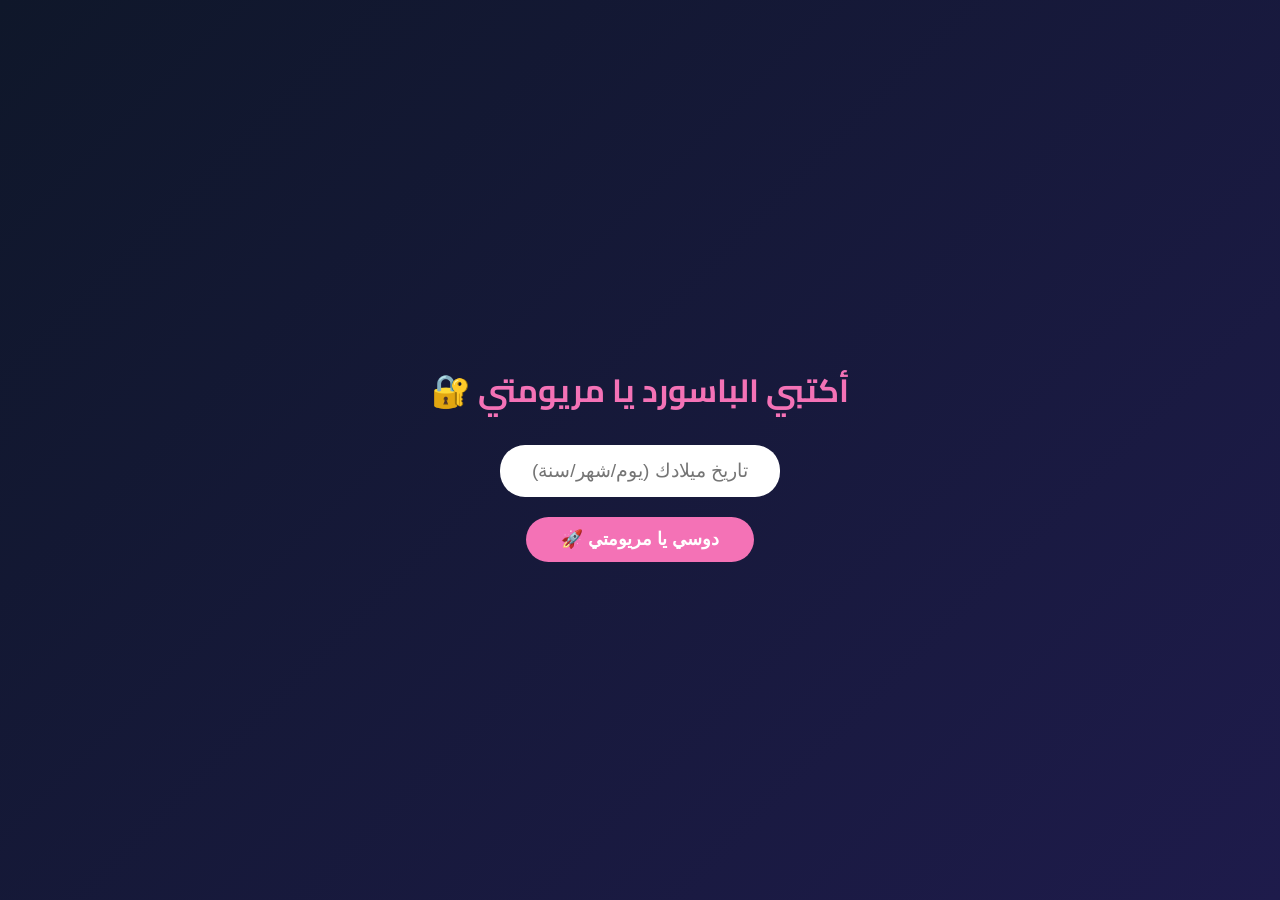
<file: index.html>
<!DOCTYPE html>
<html lang="ar" dir="rtl">
<head>
    <meta charset="UTF-8">
    <meta name="viewport" content="width=device-width, initial-scale=1.0">
    <title>أسرار مريومتي 🔐</title>
    <link href="https://fonts.googleapis.com/css2?family=Cairo:wght@400;700&display=swap" rel="stylesheet">
    <style>
        body, html { 
            margin: 0; 
            padding: 0; 
            height: 100%; 
            overflow: hidden; 
            font-family: 'Cairo', sans-serif; 
            background: #0f172a; 
        }
        
        #login-screen { 
            position: fixed; 
            top: 0; 
            left: 0; 
            width: 100%; 
            height: 100%; 
            display: flex; 
            flex-direction: column; 
            justify-content: center; 
            align-items: center; 
            z-index: 99999; 
            background: linear-gradient(135deg, #0f172a 0%, #1e1b4b 100%); 
        }
        
        input { 
            padding: 15px; 
            border-radius: 25px; 
            border: none; 
            width: 250px; 
            text-align: center; 
            font-size: 1.2em; 
            margin-bottom: 20px; 
            outline: none;
        }
        
        button { 
            padding: 12px 35px; 
            border-radius: 25px; 
            border: none; 
            background: #f472b6; 
            color: white; 
            font-weight: bold; 
            font-size: 1.1em; 
            cursor: pointer; 
            transition: transform 0.2s;
        }
        button:hover { transform: scale(1.05); }

        #main-frame { 
            width: 100%; 
            height: 100%; 
            border: none; 
            display: none; 
        }
    </style>
</head>
<body>

    <audio id="bg-music" loop>
        <source src="song.mp3" type="audio/mpeg">
    </audio>

    <div id="login-screen">
        <h1 style="color: #f472b6; margin-bottom: 25px;">أكتبي الباسورد يا مريومتي 🔐</h1>
        <input type="text" id="passInput" placeholder="تاريخ ميلادك (يوم/شهر/سنة)">
        <button onclick="checkPass()">دوسي يا مريومتي 🚀</button>
        <p id="errorMsg" style="color: #fb7185; display: none; margin-top: 15px;">الباسورد غلط يابت! حاولي تاني 🙊</p>
    </div>

    <iframe id="main-frame" src="start.html" name="contentFrame"></iframe>

    <script>
        function checkPass() {
            var pass = document.getElementById('passInput').value.trim();
            
            if(pass === "20/8/2006") { 
                var music = document.getElementById('bg-music');
                music.play().catch(function(error) {
                    console.log("Audio play error:", error);
                });
                
                document.getElementById('login-screen').style.display = 'none';
                document.getElementById('main-frame').style.display = 'block';
            } else {
                document.getElementById('errorMsg').style.display = 'block';
            }
        }
    </script>

</body>
</html>
</file>
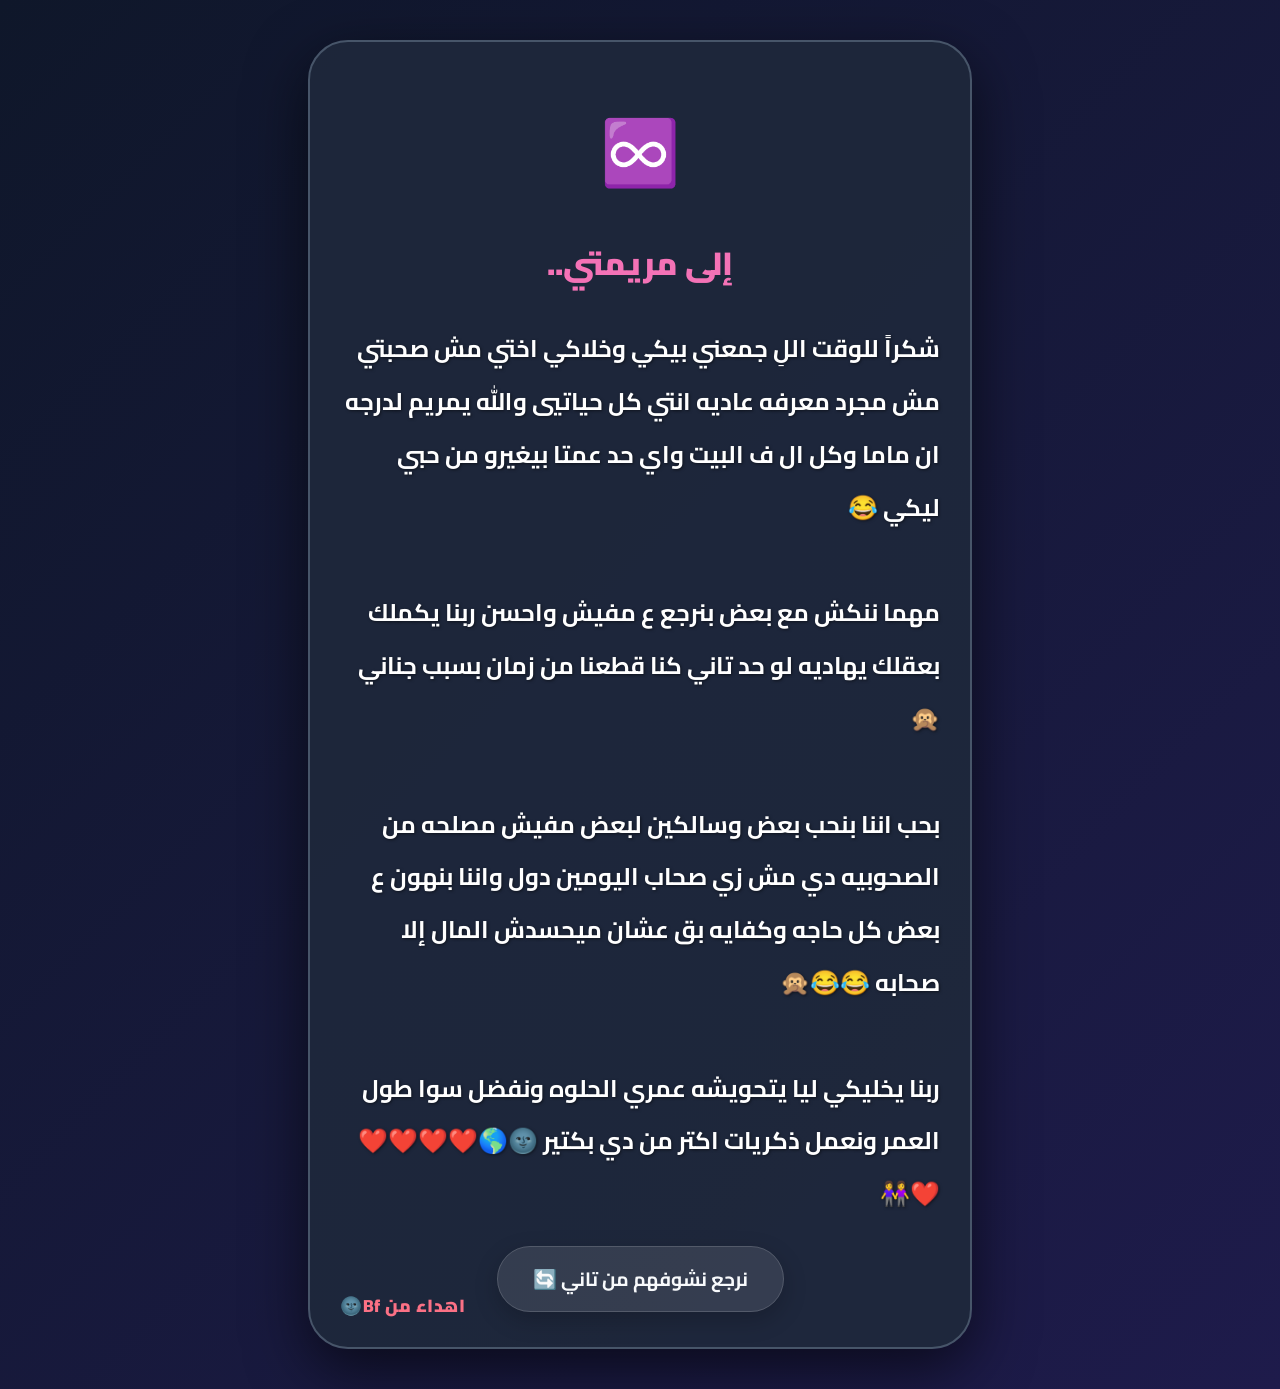
<file: ending.html>
<!DOCTYPE html>
<html lang="ar" dir="rtl">
<head>
    <meta charset="UTF-8">
    <meta name="viewport" content="width=device-width, initial-scale=1.0">
    <title>الختام - ذكرياتنا</title>
    <link href="https://fonts.googleapis.com/css2?family=Cairo:wght@400;700;900&display=swap" rel="stylesheet">
    <link rel="stylesheet" href="style.css">
    <style>
        .ending-card {
            background: rgba(30, 41, 59, 0.9); /* خلفية أغمق وأوضح */
            border: 2px solid #475569; /* إطار خفيف يحدد الكارت */
            padding: 50px 30px;
            border-radius: 40px;
            text-align: center;
            max-width: 600px;
            margin: 20px auto;
            box-shadow: 0 20px 60px rgba(0,0,0,0.6);
            position: relative;
        }
        .ending-text {
            color: #ffffff; /* لون أبيض صريح للوضوح */
            font-size: 1.5em; /* كبرنا الخط */
            line-height: 2.2;
            text-align: right;
            margin-bottom: 40px;
            font-weight: 700; /* الخط بقى عريض */
            text-shadow: 1px 1px 3px rgba(0,0,0,0.5); /* إضافة ظل بسيط جداً للكلمات لزيادة الوضوح */
        }
        .signature {
            position: absolute;
            bottom: 25px;
            left: 30px;
            font-size: 1.1em;
            color: #fb7185; /* لون بينك فاتح عشان يبان */
            font-weight: 900;
        }
    </style>
</head>
<body class="welcome-body">

    <div class="ending-card">
        <div class="heart-icon" style="font-size: 4em; margin-bottom: 20px;">♾️</div>
        <h1 style="color: #f472b6; margin-bottom: 30px; font-weight: 900;">إلى مريمتي..</h1>
        
        <div class="ending-text">
            شكراً للوقت اللِ جمعني بيكي وخلاكي اختي مش صحبتي مش مجرد معرفه عاديه انتي كل حياتيي والله يمريم لدرجه ان ماما وكل ال ف البيت واي حد عمتا بيغيرو من حبي ليكي 😂 
            <br><br>
            مهما ننكش مع بعض بنرجع ع مفيش واحسن ربنا يكملك بعقلك يهاديه لو حد تاني كنا قطعنا من زمان بسبب جناني 🙊
            <br><br>
            بحب اننا بنحب بعض وسالكين لبعض مفيش مصلحه من الصحوبيه دي مش زي صحاب اليومين دول واننا بنهون ع بعض كل حاجه وكفايه بق عشان ميحسدش المال إلا صحابه 😂😂🙊
            <br><br>
            ربنا يخليكي ليا يتحويشه عمري الحلوه ونفضل سوا طول العمر ونعمل ذكريات اكتر من دي بكتير 🌚🌎❤️❤️❤️❤️❤️👭
        </div>
        
        <a href="start.html" class="btn btn-back" target="_self">نرجع نشوفهم من تاني 🔄</a>

        <!-- الإهداء في الكورنر -->
        <div class="signature">اهداء من Bf🌚</div>
    </div>

</body>
</html>
</file>
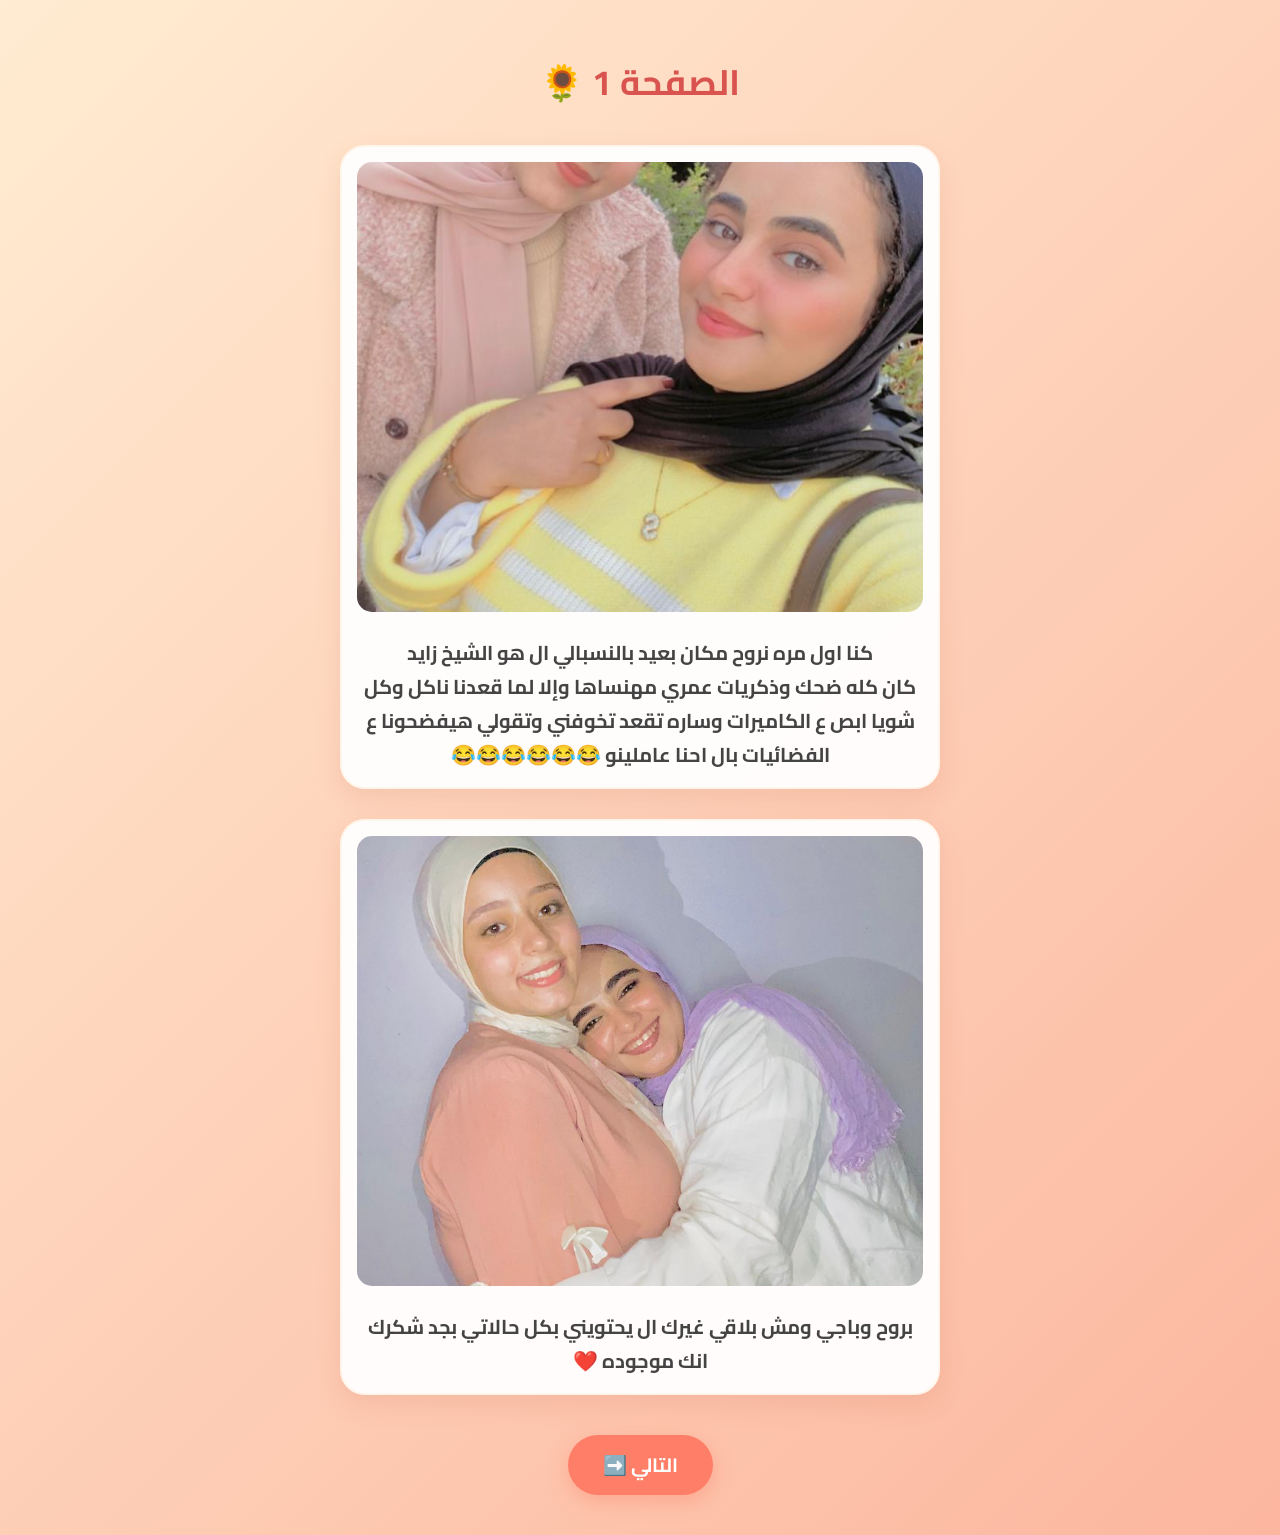
<file: page1.html>
<!DOCTYPE html>
<html lang="ar" dir="rtl">
<head>
    <meta charset="UTF-8">
    <meta name="viewport" content="width=device-width, initial-scale=1.0">
    <title>الصفحة 1 - ذكرياتنا</title>
    <link href="https://fonts.googleapis.com/css2?family=Cairo:wght@400;700&display=swap" rel="stylesheet">
    <style>
        body { font-family: 'Cairo', sans-serif; background: linear-gradient(135deg, #ffecd2 0%, #fcb69f 100%); margin: 0; padding: 20px; display: flex; flex-direction: column; align-items: center; min-height: 100vh; }
        h2 { color: #d9534f; margin-bottom: 30px; font-size: 2.2em; }
        .gallery { display: flex; flex-direction: column; gap: 30px; max-width: 600px; width: 100%; }
        .card { background: rgba(255, 255, 255, 0.95); padding: 15px; border-radius: 25px; box-shadow: 0 10px 25px rgba(200, 100, 80, 0.15); border: 2px solid #fff5eb; }
        .card img, .card video { width: 100%; border-radius: 15px; max-height: 450px; object-fit: cover; outline: none; }
        .caption { margin-top: 15px; font-size: 1.25em; text-align: center; color: #444; font-weight: bold; line-height: 1.7; }
        .buttons { display: flex; gap: 15px; margin-top: 40px; margin-bottom: 20px; }
        .btn { padding: 12px 35px; background-color: #ff7e67; color: white; text-decoration: none; border-radius: 30px; font-weight: bold; font-size: 1.2em; box-shadow: 0 6px 20px rgba(255, 126, 103, 0.4); transition: transform 0.3s ease, background 0.3s ease; }
        .btn:hover { background-color: #e66b55; transform: translateY(-4px); }
    </style>
</head>
<body>
    <h2>الصفحة 1 🌻</h2>
    <div class="gallery">
        <div class="card">
            <img src="IMG-20260811-WA0027.jpg" alt="صورة 1">
            <div class="caption">كنا اول مره نروح مكان بعيد بالنسبالي ال هو الشيخ زايد <br>كان كله ضحك وذكريات عمري مهنساها وإلا لما قعدنا ناكل وكل شويا ابص ع الكاميرات وساره تقعد تخوفني وتقولي هيفضحونا ع الفضائيات بال احنا عاملينو 😂😂😂😂😂😂</div>
        </div>
        <div class="card">
            <img src="IMG-20260811-WA0020.jpg" alt="صورة 2">
            <div class="caption">بروح وباجي ومش بلاقي غيرك ال يحتويني بكل حالاتي بجد شكرك انك موجوده ❤️</div>
        </div>
    </div>
    <div class="buttons">
        <a href="page2.html" class="btn">التالي ➡️</a>
    </div>
</body>
</html>
</file>
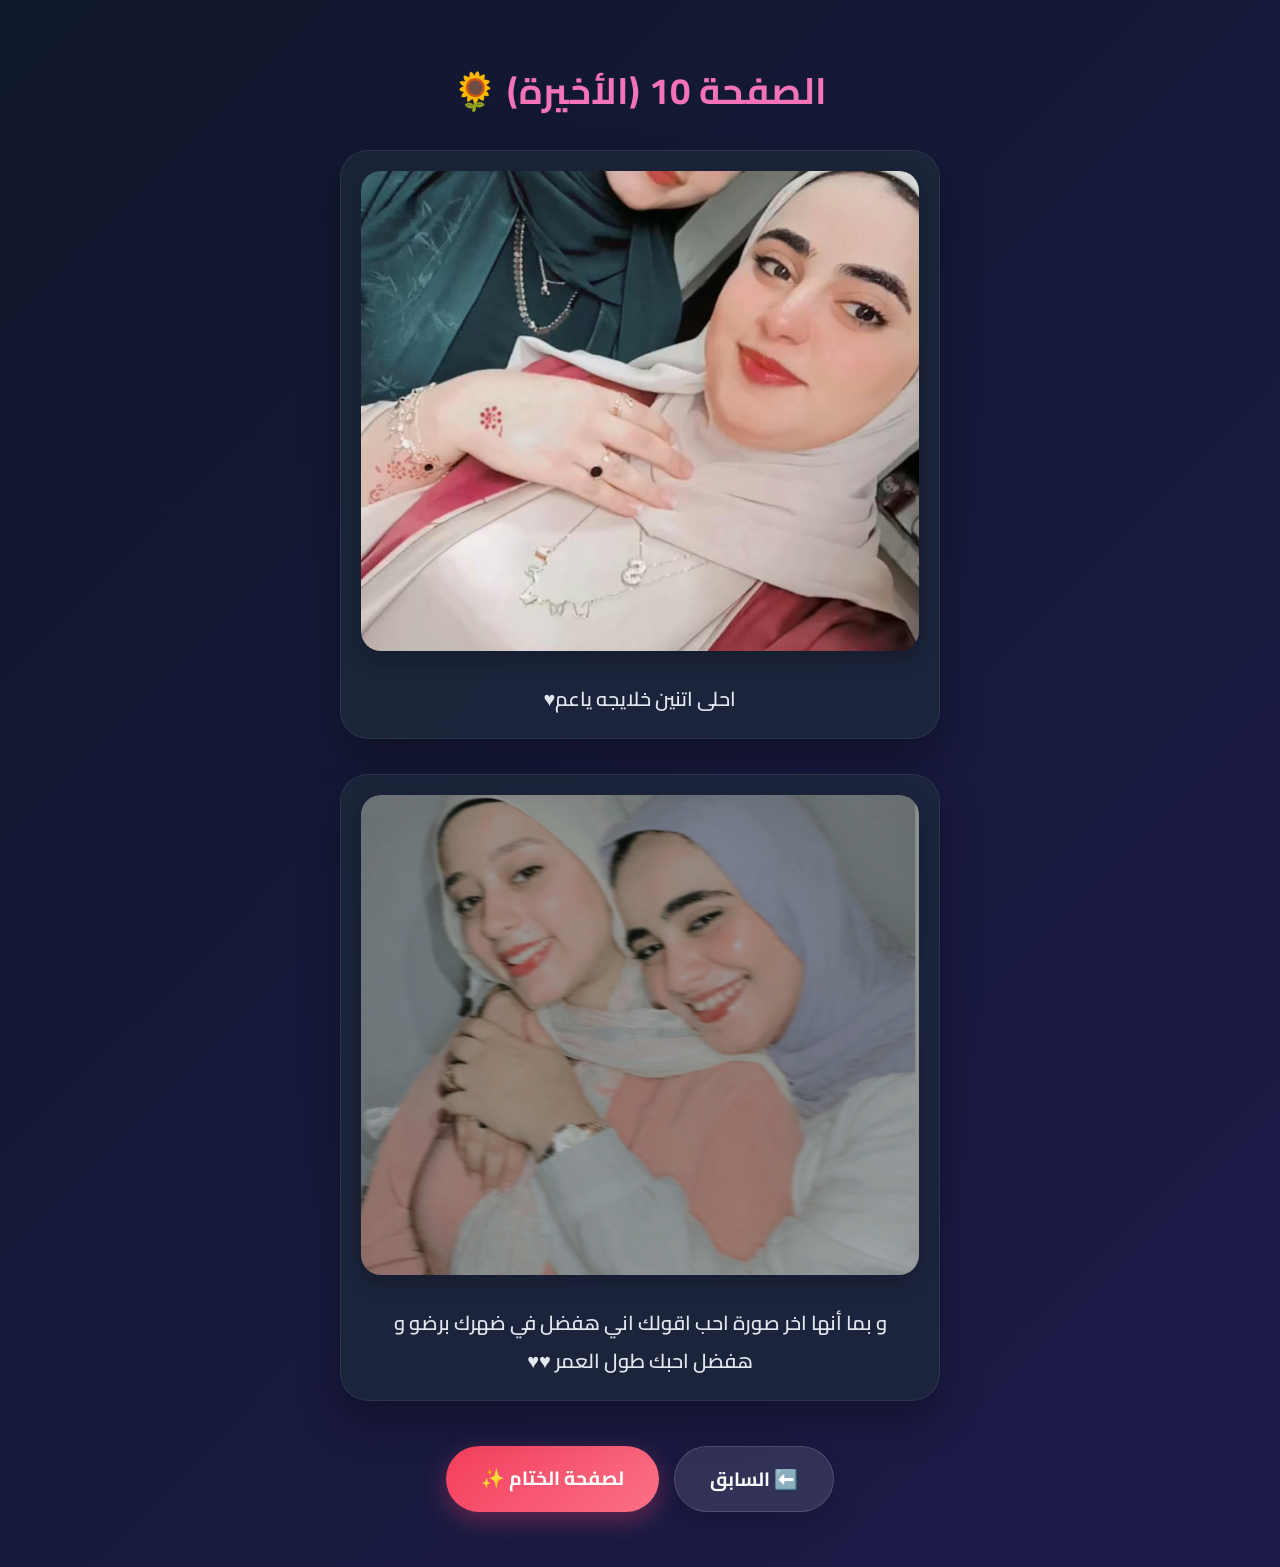
<file: page10.html>
<!DOCTYPE html>
<html lang="ar" dir="rtl">
<head>
    <meta charset="UTF-8">
    <meta name="viewport" content="width=device-width, initial-scale=1.0">
    <title>الصفحة 10 - ذكرياتنا</title>
    <link href="https://fonts.googleapis.com/css2?family=Cairo:wght@400;700&display=swap" rel="stylesheet">
    <link rel="stylesheet" href="style.css">
</head>
<body>
    <h2>الصفحة 10 (الأخيرة) 🌻</h2>
    <div class="gallery">
        <div class="card">
            <img src="IMG-20260811-WA0022.jpg" alt="صورة 19">
            <div class="caption">احلى اتنين خلايجه ياعم♥</div>
        </div>
        <div class="card">
            <img src="IMG-20260811-WA0034.jpg" alt="صورة 20">
            <div class="caption">و بما أنها اخر صورة احب اقولك اني هفضل في ضهرك برضو و هفضل احبك طول العمر ♥♥</div>
        </div>
    </div>
    <div class="buttons">
        <a href="page9.html" class="btn btn-back">⬅️ السابق</a>
        <a href="ending.html" class="btn">لصفحة الختام ✨</a>
    </div>
</body>
</html>
</file>
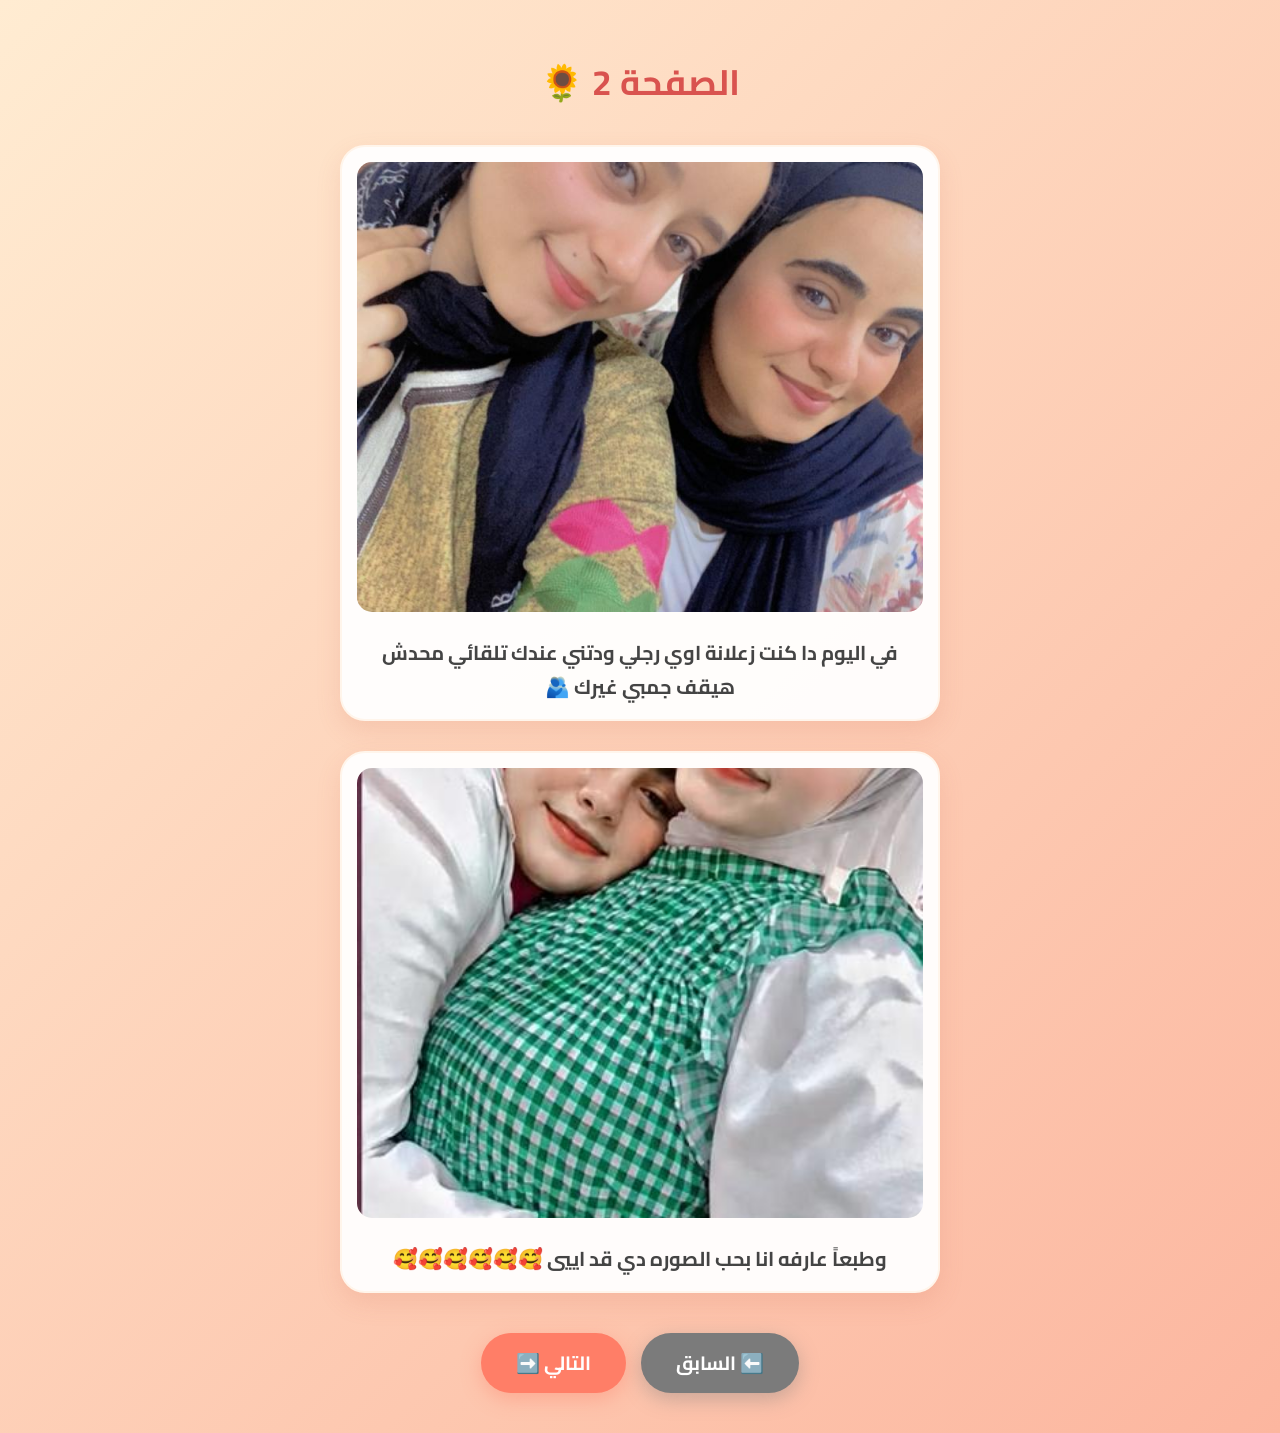
<file: page2.html>
<!DOCTYPE html>
<html lang="ar" dir="rtl">
<head>
    <meta charset="UTF-8">
    <meta name="viewport" content="width=device-width, initial-scale=1.0">
    <title>الصفحة 2 - ذكرياتنا</title>
    <link href="https://fonts.googleapis.com/css2?family=Cairo:wght@400;700&display=swap" rel="stylesheet">
    <style>
        body { font-family: 'Cairo', sans-serif; background: linear-gradient(135deg, #ffecd2 0%, #fcb69f 100%); margin: 0; padding: 20px; display: flex; flex-direction: column; align-items: center; min-height: 100vh; }
        h2 { color: #d9534f; margin-bottom: 30px; font-size: 2.2em; }
        .gallery { display: flex; flex-direction: column; gap: 30px; max-width: 600px; width: 100%; }
        .card { background: rgba(255, 255, 255, 0.95); padding: 15px; border-radius: 25px; box-shadow: 0 10px 25px rgba(200, 100, 80, 0.15); border: 2px solid #fff5eb; }
        .card img, .card video { width: 100%; border-radius: 15px; max-height: 450px; object-fit: cover; outline: none; }
        .caption { margin-top: 15px; font-size: 1.25em; text-align: center; color: #444; font-weight: bold; line-height: 1.7; }
        .buttons { display: flex; gap: 15px; margin-top: 40px; margin-bottom: 20px; }
        .btn { padding: 12px 35px; background-color: #ff7e67; color: white; text-decoration: none; border-radius: 30px; font-weight: bold; font-size: 1.2em; box-shadow: 0 6px 20px rgba(255, 126, 103, 0.4); transition: transform 0.3s ease, background 0.3s ease; }
        .btn:hover { background-color: #e66b55; transform: translateY(-4px); }
        .btn-back { background-color: #7b7b7b; box-shadow: 0 6px 20px rgba(123, 123, 123, 0.4); }
        .btn-back:hover { background-color: #5a5a5a; }
    </style>
</head>
<body>
    <h2>الصفحة 2 🌻</h2>
    <div class="gallery">
        <div class="card">
            <img src="IMG-20260811-WA0023.jpg" alt="صورة 3">
            <div class="caption">في اليوم دا كنت زعلانة اوي رجلي ودتني عندك تلقائي محدش هيقف جمبي غيرك 🫂</div>
        </div>
        <div class="card">
            <img src="IMG-20260811-WA0040.jpg" alt="صورة 4">
            <div class="caption">وطبعاً عارفه انا بحب الصوره دي قد اييي 🥰🥰🥰🥰🥰🥰</div>
        </div>
    </div>
    <div class="buttons">
        <a href="page1.html" class="btn btn-back">⬅️ السابق</a>
        <a href="page3.html" class="btn">التالي ➡️</a>
    </div>
</body>
</html>
</file>
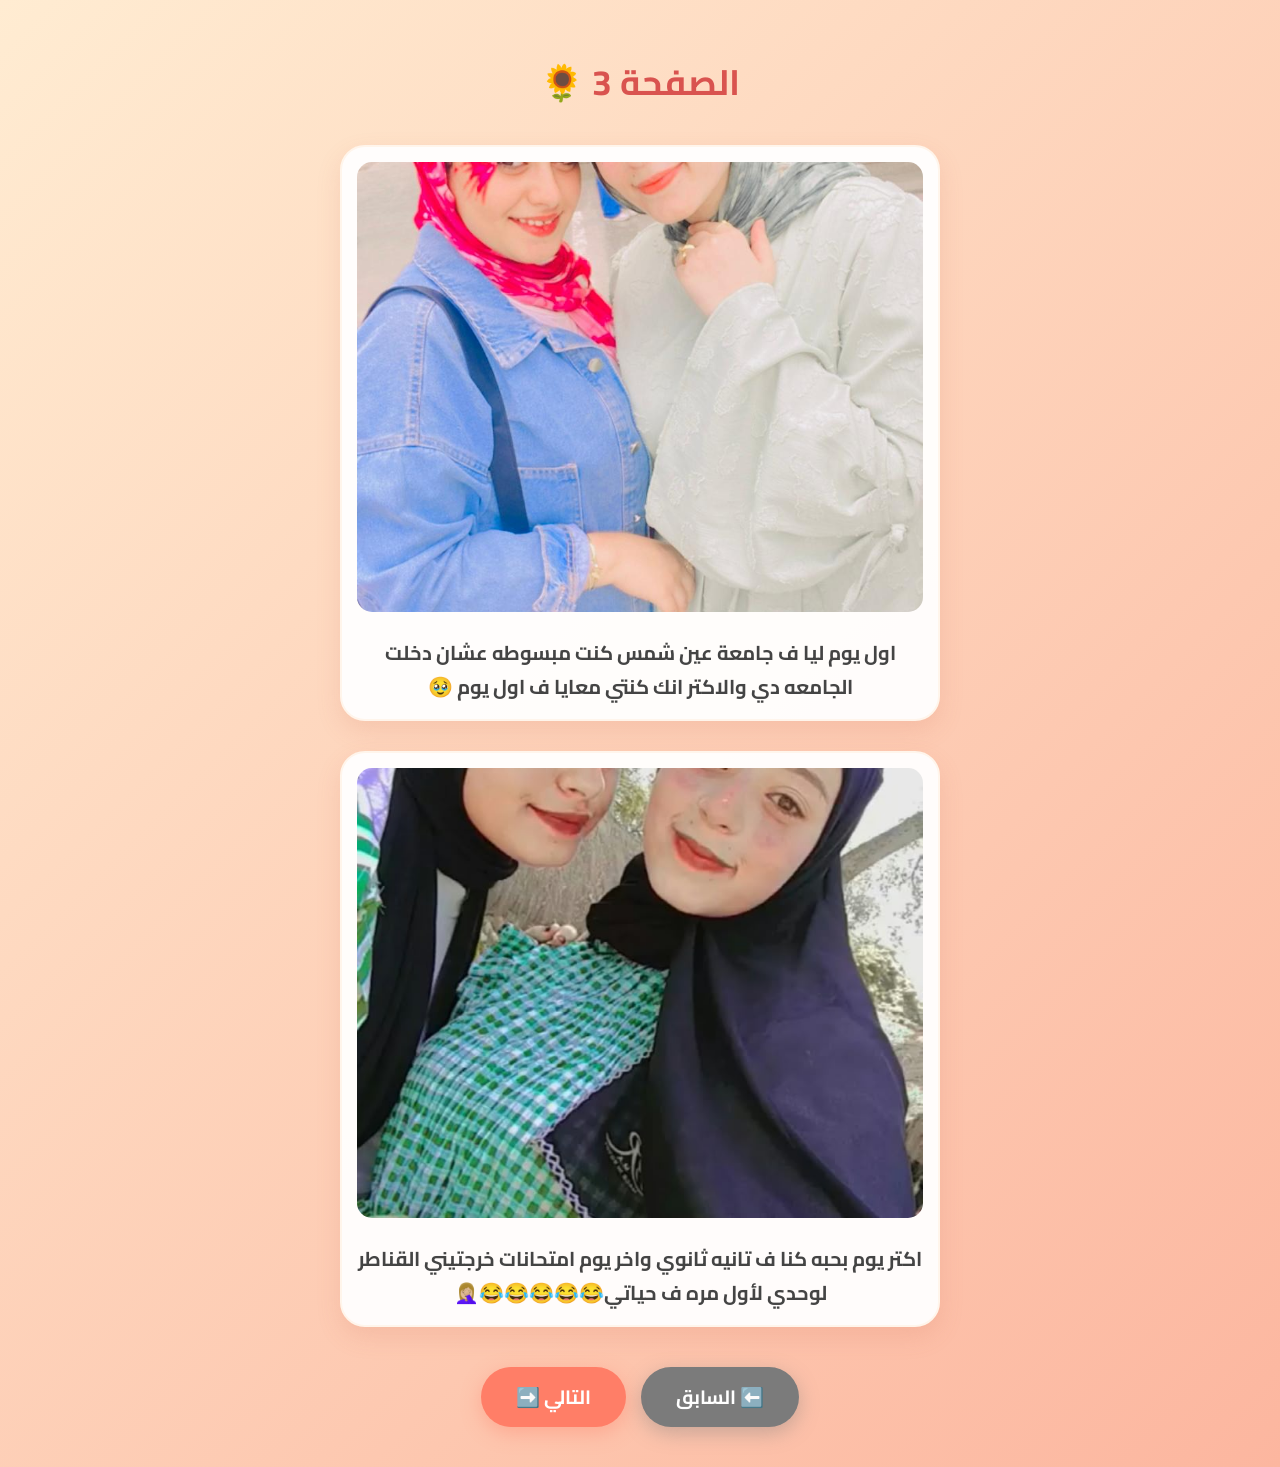
<file: page3.html>
<!DOCTYPE html>
<html lang="ar" dir="rtl">
<head>
    <meta charset="UTF-8">
    <meta name="viewport" content="width=device-width, initial-scale=1.0">
    <title>الصفحة 3 - ذكرياتنا</title>
    <link href="https://fonts.googleapis.com/css2?family=Cairo:wght@400;700&display=swap" rel="stylesheet">
    <style>
        body { font-family: 'Cairo', sans-serif; background: linear-gradient(135deg, #ffecd2 0%, #fcb69f 100%); margin: 0; padding: 20px; display: flex; flex-direction: column; align-items: center; min-height: 100vh; }
        h2 { color: #d9534f; margin-bottom: 30px; font-size: 2.2em; }
        .gallery { display: flex; flex-direction: column; gap: 30px; max-width: 600px; width: 100%; }
        .card { background: rgba(255, 255, 255, 0.95); padding: 15px; border-radius: 25px; box-shadow: 0 10px 25px rgba(200, 100, 80, 0.15); border: 2px solid #fff5eb; }
        .card img, .card video { width: 100%; border-radius: 15px; max-height: 450px; object-fit: cover; outline: none; }
        .caption { margin-top: 15px; font-size: 1.25em; text-align: center; color: #444; font-weight: bold; line-height: 1.7; }
        .buttons { display: flex; gap: 15px; margin-top: 40px; margin-bottom: 20px; }
        .btn { padding: 12px 35px; background-color: #ff7e67; color: white; text-decoration: none; border-radius: 30px; font-weight: bold; font-size: 1.2em; box-shadow: 0 6px 20px rgba(255, 126, 103, 0.4); transition: transform 0.3s ease, background 0.3s ease; }
        .btn:hover { background-color: #e66b55; transform: translateY(-4px); }
        .btn-back { background-color: #7b7b7b; box-shadow: 0 6px 20px rgba(123, 123, 123, 0.4); }
        .btn-back:hover { background-color: #5a5a5a; }
    </style>
</head>
<body>
    <h2>الصفحة 3 🌻</h2>
    <div class="gallery">
        <div class="card">
            <img src="IMG-20260811-WA0029.jpg" alt="صورة 5">
            <div class="caption">اول يوم ليا ف جامعة عين شمس كنت مبسوطه عشان دخلت الجامعه دي والاكتر انك كنتي معايا ف اول يوم 🥹</div>
        </div>
        <div class="card">
            <img src="IMG-20260811-WA0039.jpg" alt="صورة 6">
            <div class="caption">اكتر يوم بحبه كنا ف تانيه ثانوي واخر يوم امتحانات خرجتيني القناطر لوحدي لأول مره ف حياتي😂😂😂😂😂🤦🏼‍♀️</div>
        </div>
    </div>
    <div class="buttons">
        <a href="page2.html" class="btn btn-back">⬅️ السابق</a>
        <a href="page4.html" class="btn">التالي ➡️</a>
    </div>
</body>
</html>
</file>
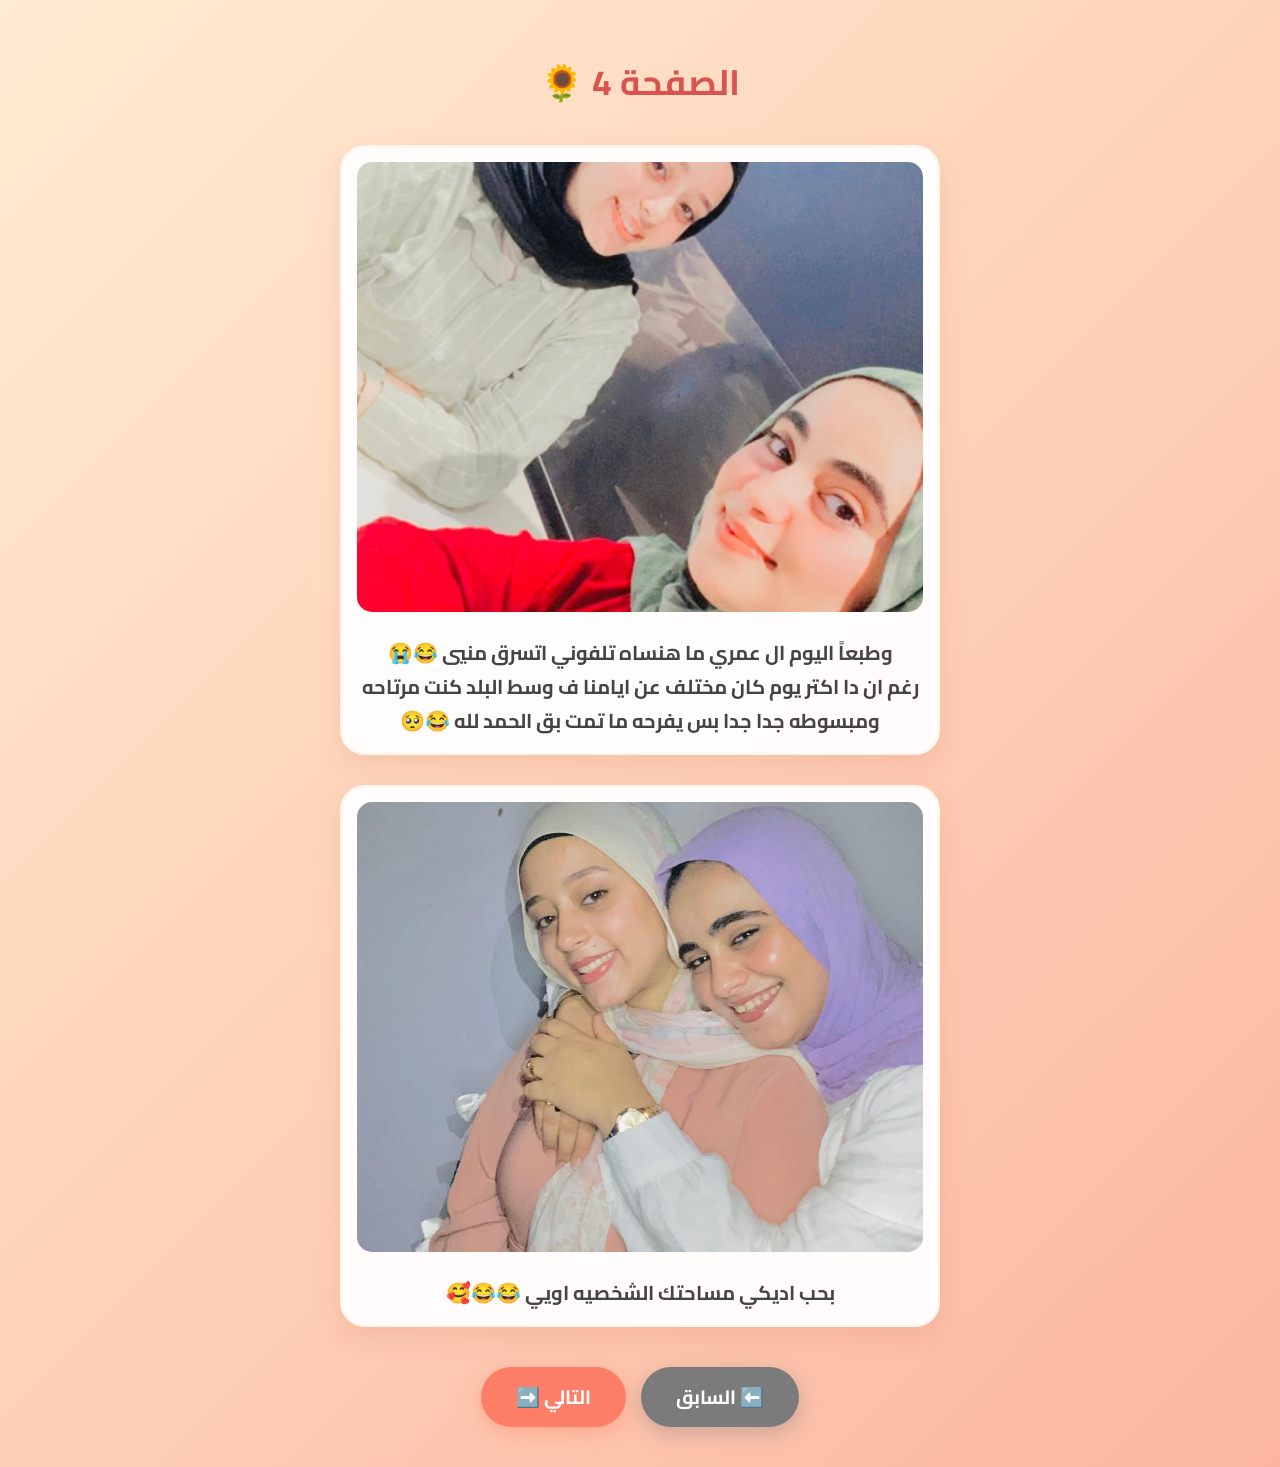
<file: page4.html>
<!DOCTYPE html>
<html lang="ar" dir="rtl">
<head>
    <meta charset="UTF-8">
    <meta name="viewport" content="width=device-width, initial-scale=1.0">
    <title>الصفحة 4 - ذكرياتنا</title>
    <link href="https://fonts.googleapis.com/css2?family=Cairo:wght@400;700&display=swap" rel="stylesheet">
    <style>
        body { font-family: 'Cairo', sans-serif; background: linear-gradient(135deg, #ffecd2 0%, #fcb69f 100%); margin: 0; padding: 20px; display: flex; flex-direction: column; align-items: center; min-height: 100vh; }
        h2 { color: #d9534f; margin-bottom: 30px; font-size: 2.2em; }
        .gallery { display: flex; flex-direction: column; gap: 30px; max-width: 600px; width: 100%; }
        .card { background: rgba(255, 255, 255, 0.95); padding: 15px; border-radius: 25px; box-shadow: 0 10px 25px rgba(200, 100, 80, 0.15); border: 2px solid #fff5eb; }
        .card img, .card video { width: 100%; border-radius: 15px; max-height: 450px; object-fit: cover; outline: none; }
        .caption { margin-top: 15px; font-size: 1.25em; text-align: center; color: #444; font-weight: bold; line-height: 1.7; }
        .buttons { display: flex; gap: 15px; margin-top: 40px; margin-bottom: 20px; }
        .btn { padding: 12px 35px; background-color: #ff7e67; color: white; text-decoration: none; border-radius: 30px; font-weight: bold; font-size: 1.2em; box-shadow: 0 6px 20px rgba(255, 126, 103, 0.4); transition: transform 0.3s ease, background 0.3s ease; }
        .btn:hover { background-color: #e66b55; transform: translateY(-4px); }
        .btn-back { background-color: #7b7b7b; box-shadow: 0 6px 20px rgba(123, 123, 123, 0.4); }
        .btn-back:hover { background-color: #5a5a5a; }
    </style>
</head>
<body>
    <h2>الصفحة 4 🌻</h2>
    <div class="gallery">
        <div class="card">
            <img src="IMG-20260811-WA0021.jpg" alt="صورة 7">
            <div class="caption">وطبعاً اليوم ال عمري ما هنساه تلفوني اتسرق منيي 😂😭<br>رغم ان دا اكتر يوم كان مختلف عن ايامنا ف وسط البلد كنت مرتاحه ومبسوطه جدا جدا بس يفرحه ما تمت بق الحمد لله 😂🥺</div>
        </div>
        <div class="card">
            <img src="IMG-20260811-WA0031.jpg" alt="صورة 8">
            <div class="caption">بحب اديكي مساحتك الشخصيه اويي 😂😂🥰</div>
        </div>
    </div>
    <div class="buttons">
        <a href="page3.html" class="btn btn-back">⬅️ السابق</a>
        <a href="page5.html" class="btn">التالي ➡️</a>
    </div>
</body>
</html>
</file>
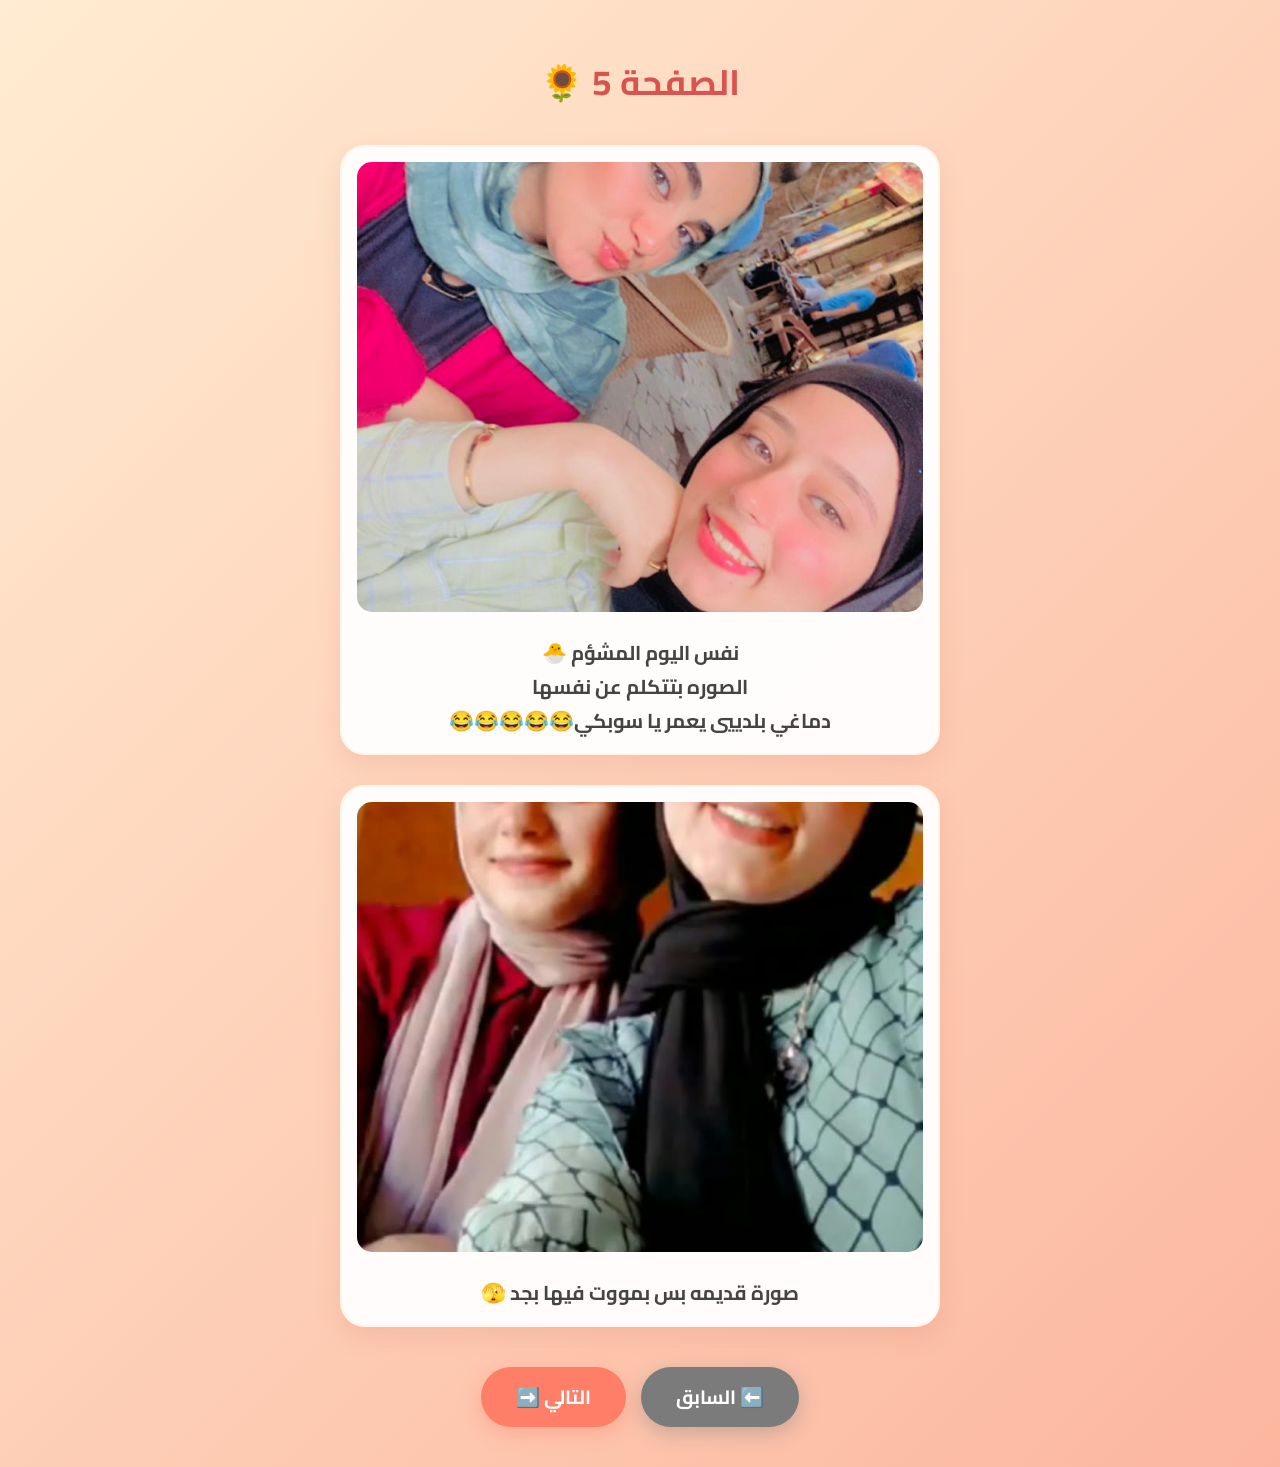
<file: page5.html>
<!DOCTYPE html>
<html lang="ar" dir="rtl">
<head>
    <meta charset="UTF-8">
    <meta name="viewport" content="width=device-width, initial-scale=1.0">
    <title>الصفحة 5 - ذكرياتنا</title>
    <link href="https://fonts.googleapis.com/css2?family=Cairo:wght@400;700&display=swap" rel="stylesheet">
    <style>
        body { font-family: 'Cairo', sans-serif; background: linear-gradient(135deg, #ffecd2 0%, #fcb69f 100%); margin: 0; padding: 20px; display: flex; flex-direction: column; align-items: center; min-height: 100vh; }
        h2 { color: #d9534f; margin-bottom: 30px; font-size: 2.2em; }
        .gallery { display: flex; flex-direction: column; gap: 30px; max-width: 600px; width: 100%; }
        .card { background: rgba(255, 255, 255, 0.95); padding: 15px; border-radius: 25px; box-shadow: 0 10px 25px rgba(200, 100, 80, 0.15); border: 2px solid #fff5eb; }
        .card img, .card video { width: 100%; border-radius: 15px; max-height: 450px; object-fit: cover; outline: none; }
        .caption { margin-top: 15px; font-size: 1.25em; text-align: center; color: #444; font-weight: bold; line-height: 1.7; }
        .buttons { display: flex; gap: 15px; margin-top: 40px; margin-bottom: 20px; }
        .btn { padding: 12px 35px; background-color: #ff7e67; color: white; text-decoration: none; border-radius: 30px; font-weight: bold; font-size: 1.2em; box-shadow: 0 6px 20px rgba(255, 126, 103, 0.4); transition: transform 0.3s ease, background 0.3s ease; }
        .btn:hover { background-color: #e66b55; transform: translateY(-4px); }
        .btn-back { background-color: #7b7b7b; box-shadow: 0 6px 20px rgba(123, 123, 123, 0.4); }
        .btn-back:hover { background-color: #5a5a5a; }
    </style>
</head>
<body>
    <h2>الصفحة 5 🌻</h2>
    <div class="gallery">
        <div class="card">
            <img src="IMG-20260811-WA0025.jpg" alt="صورة 9">
            <div class="caption">نفس اليوم المشؤم 🐣<br>الصوره بتتكلم عن نفسها <br>دماغي بلدييي يعمر يا سوبكي😂😂😂😂😂</div>
        </div>
        <div class="card">
            <img src="IMG-20260811-WA0037.jpg" alt="صورة 10">
            <div class="caption">صورة قديمه بس بمووت فيها بجد 🫣</div>
        </div>
    </div>
    <div class="buttons">
        <a href="page4.html" class="btn btn-back">⬅️ السابق</a>
        <a href="page6.html" class="btn">التالي ➡️</a>
    </div>
</body>
</html>
</file>
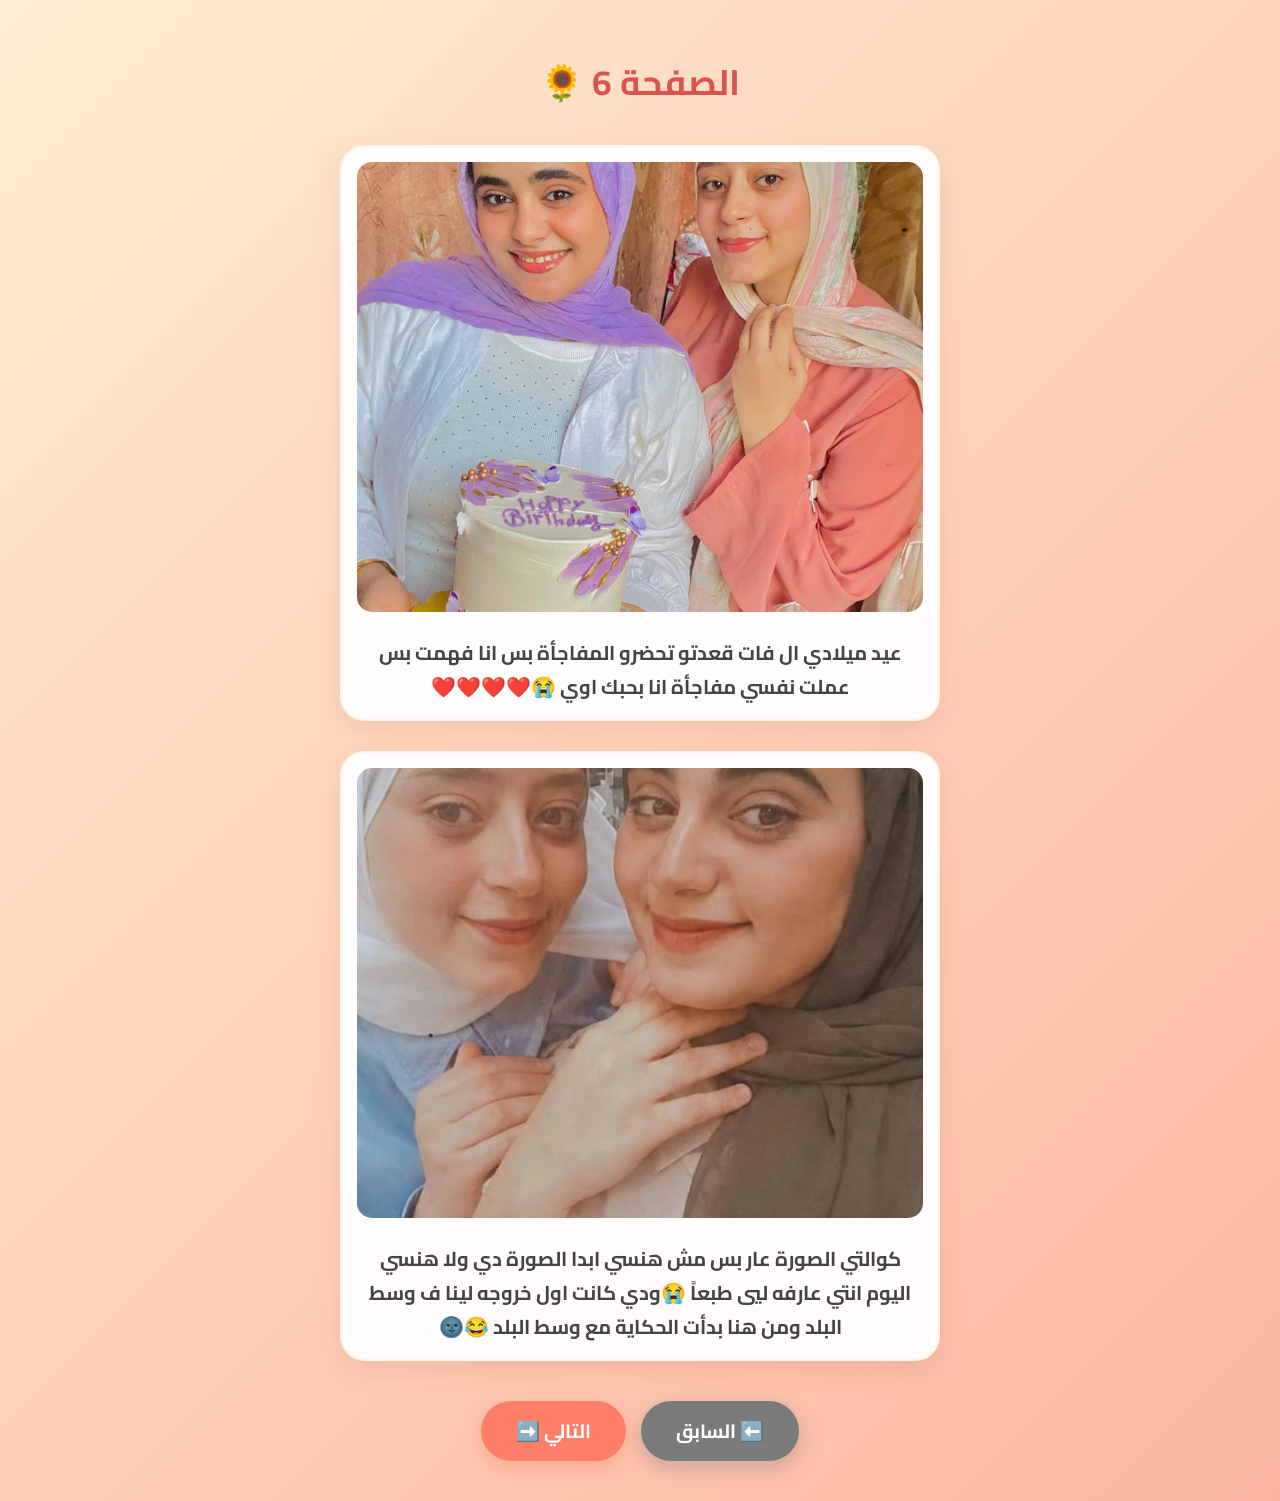
<file: page6.html>
<!DOCTYPE html>
<html lang="ar" dir="rtl">
<head>
    <meta charset="UTF-8">
    <meta name="viewport" content="width=device-width, initial-scale=1.0">
    <title>الصفحة 6 - ذكرياتنا</title>
    <link href="https://fonts.googleapis.com/css2?family=Cairo:wght@400;700&display=swap" rel="stylesheet">
    <style>
        body { font-family: 'Cairo', sans-serif; background: linear-gradient(135deg, #ffecd2 0%, #fcb69f 100%); margin: 0; padding: 20px; display: flex; flex-direction: column; align-items: center; min-height: 100vh; }
        h2 { color: #d9534f; margin-bottom: 30px; font-size: 2.2em; }
        .gallery { display: flex; flex-direction: column; gap: 30px; max-width: 600px; width: 100%; }
        .card { background: rgba(255, 255, 255, 0.95); padding: 15px; border-radius: 25px; box-shadow: 0 10px 25px rgba(200, 100, 80, 0.15); border: 2px solid #fff5eb; }
        .card img, .card video { width: 100%; border-radius: 15px; max-height: 450px; object-fit: cover; outline: none; }
        .caption { margin-top: 15px; font-size: 1.25em; text-align: center; color: #444; font-weight: bold; line-height: 1.7; }
        .buttons { display: flex; gap: 15px; margin-top: 40px; margin-bottom: 20px; }
        .btn { padding: 12px 35px; background-color: #ff7e67; color: white; text-decoration: none; border-radius: 30px; font-weight: bold; font-size: 1.2em; box-shadow: 0 6px 20px rgba(255, 126, 103, 0.4); transition: transform 0.3s ease, background 0.3s ease; }
        .btn:hover { background-color: #e66b55; transform: translateY(-4px); }
        .btn-back { background-color: #7b7b7b; box-shadow: 0 6px 20px rgba(123, 123, 123, 0.4); }
        .btn-back:hover { background-color: #5a5a5a; }
    </style>
</head>
<body>
    <h2>الصفحة 6 🌻</h2>
    <div class="gallery">
        <div class="card">
            <img src="IMG-20260811-WA0026(1).jpg" alt="صورة 11">
            <div class="caption">عيد ميلادي ال فات قعدتو تحضرو المفاجأة بس انا فهمت بس عملت نفسي مفاجأة انا بحبك اوي 😭❤️❤️❤️❤️</div>
        </div>
        <div class="card">
            <img src="IMG-20260811-WA0042.jpg" alt="صورة 12">
            <div class="caption">كوالتي الصورة عار بس مش هنسي ابدا الصورة دي ولا هنسي اليوم انتي عارفه ليي طبعاً 😭ودي كانت اول خروجه لينا ف وسط البلد ومن هنا بدأت الحكاية مع وسط البلد 😂🌚</div>
        </div>
    </div>
    <div class="buttons">
        <a href="page5.html" class="btn btn-back">⬅️ السابق</a>
        <a href="page7.html" class="btn">التالي ➡️</a>
    </div>
</body>
</html>
</file>
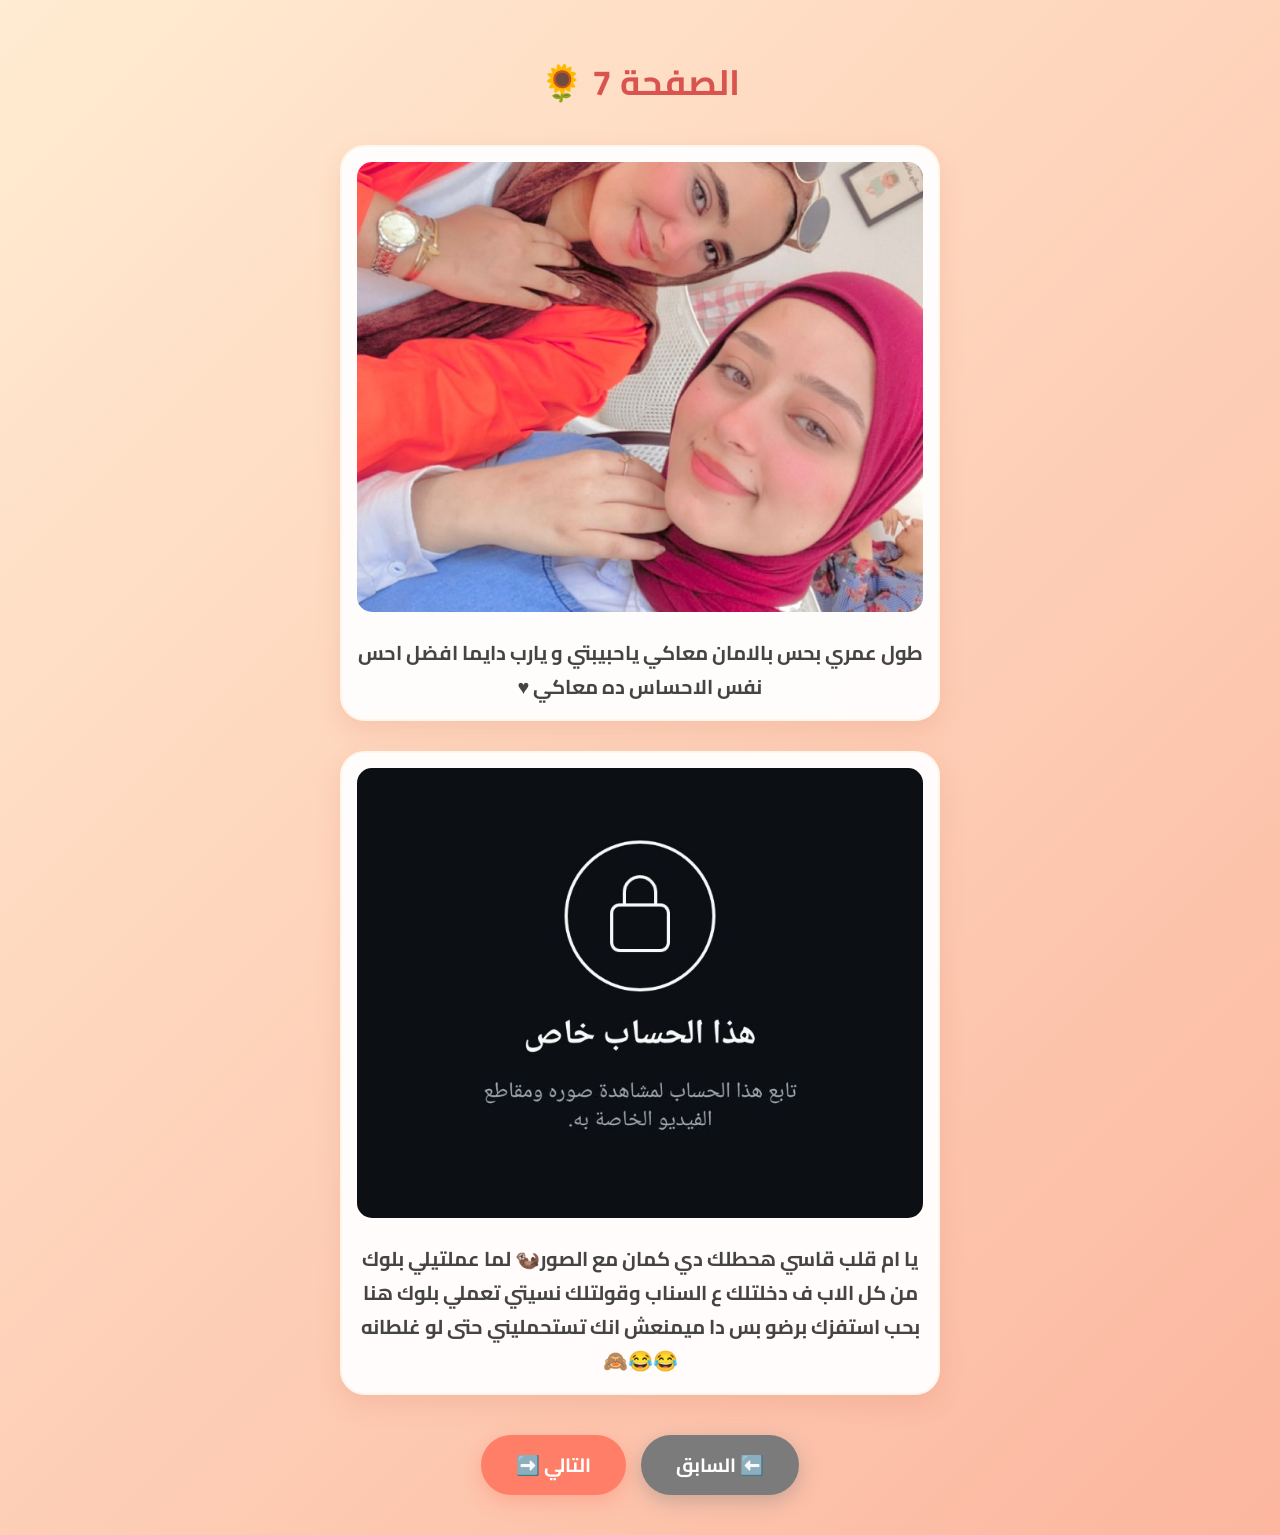
<file: page7.html>
<!DOCTYPE html>
<html lang="ar" dir="rtl">
<head>
    <meta charset="UTF-8">
    <meta name="viewport" content="width=device-width, initial-scale=1.0">
    <title>الصفحة 7 - ذكرياتنا</title>
    <link href="https://fonts.googleapis.com/css2?family=Cairo:wght@400;700&display=swap" rel="stylesheet">
    <style>
        body { font-family: 'Cairo', sans-serif; background: linear-gradient(135deg, #ffecd2 0%, #fcb69f 100%); margin: 0; padding: 20px; display: flex; flex-direction: column; align-items: center; min-height: 100vh; }
        h2 { color: #d9534f; margin-bottom: 30px; font-size: 2.2em; }
        .gallery { display: flex; flex-direction: column; gap: 30px; max-width: 600px; width: 100%; }
        .card { background: rgba(255, 255, 255, 0.95); padding: 15px; border-radius: 25px; box-shadow: 0 10px 25px rgba(200, 100, 80, 0.15); border: 2px solid #fff5eb; }
        .card img, .card video { width: 100%; border-radius: 15px; max-height: 450px; object-fit: cover; outline: none; }
        .caption { margin-top: 15px; font-size: 1.25em; text-align: center; color: #444; font-weight: bold; line-height: 1.7; }
        .buttons { display: flex; gap: 15px; margin-top: 40px; margin-bottom: 20px; }
        .btn { padding: 12px 35px; background-color: #ff7e67; color: white; text-decoration: none; border-radius: 30px; font-weight: bold; font-size: 1.2em; box-shadow: 0 6px 20px rgba(255, 126, 103, 0.4); transition: transform 0.3s ease, background 0.3s ease; }
        .btn:hover { background-color: #e66b55; transform: translateY(-4px); }
        .btn-back { background-color: #7b7b7b; box-shadow: 0 6px 20px rgba(123, 123, 123, 0.4); }
        .btn-back:hover { background-color: #5a5a5a; }
    </style>
</head>
<body>
    <h2>الصفحة 7 🌻</h2>
    <div class="gallery">
        <div class="card">
            <img src="IMG-20260811-WA0032.jpg" alt="صورة 13">
            <div class="caption">طول عمري بحس بالامان معاكي ياحبيبتي و يارب دايما افضل احس نفس الاحساس ده معاكي ♥</div>
        </div>
        <div class="card">
            <img src="IMG-20260811-WA0043.jpg" alt="صورة 14">
            <div class="caption">يا ام قلب قاسي هحطلك دي كمان مع الصور🦦 لما عملتيلي بلوك من كل الاب ف دخلتلك ع السناب وقولتلك نسيتي تعملي بلوك هنا بحب استفزك برضو بس دا ميمنعش انك تستحمليني حتى لو غلطانه 😂😂🙈</div>
        </div>
    </div>
    <div class="buttons">
        <a href="page6.html" class="btn btn-back">⬅️ السابق</a>
        <a href="page8.html" class="btn">التالي ➡️</a>
    </div>
</body>
</html>
</file>
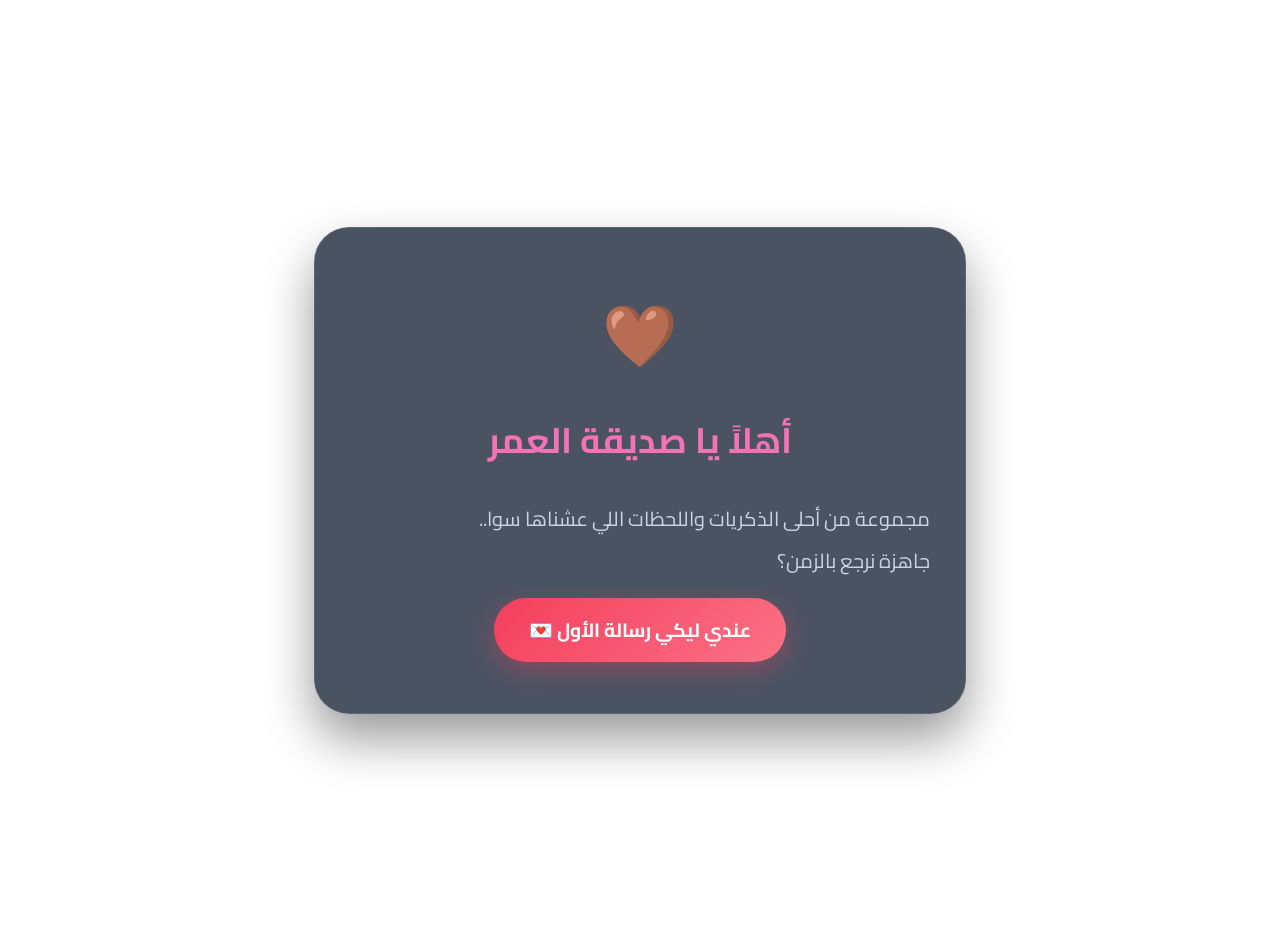
<file: start.html>
<!DOCTYPE html>
<html lang="ar" dir="rtl">
<head>
    <meta charset="UTF-8">
    <meta name="viewport" content="width=device-width, initial-scale=1.0">
    <title>البداية</title>
    <link href="https://fonts.googleapis.com/css2?family=Cairo:wght@400;700&display=swap" rel="stylesheet">
    <link rel="stylesheet" href="style.css">
</head>
<body class="welcome-body" style="background: transparent;">

    <div class="welcome-card">
        <div class="heart-icon">🤎</div>
        <h1>أهلاً يا صديقة العمر</h1>
        <p>مجموعة من أحلى الذكريات واللحظات اللي عشناها سوا.. <br> جاهزة نرجع بالزمن؟</p>
        
        <a href="welcome.html" class="btn" target="_self">عندي ليكي رسالة الأول 💌</a>
    </div>

</body>
</html>
</file>
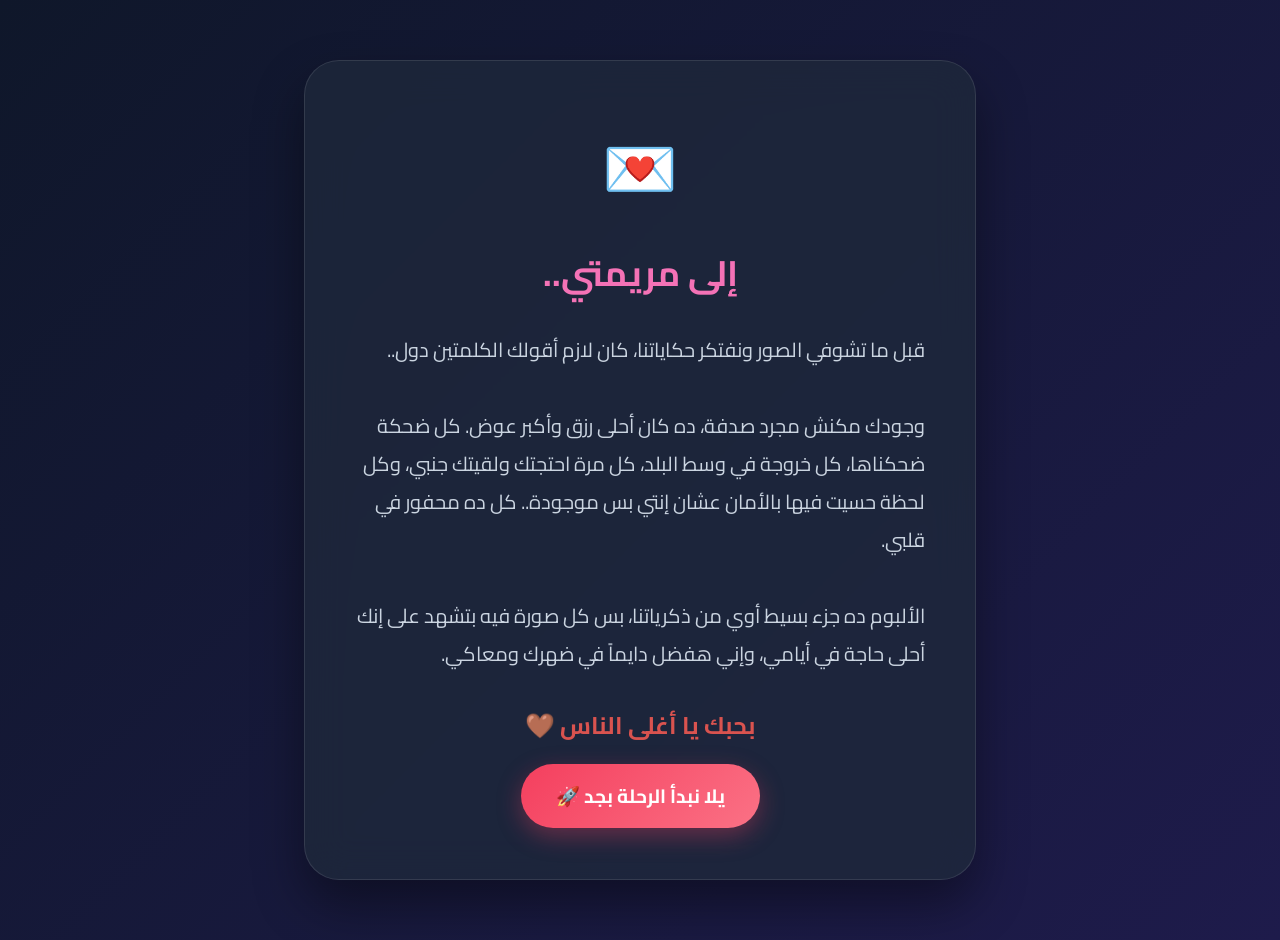
<file: welcome.html>
<!DOCTYPE html>
<html lang="ar" dir="rtl">
<head>
    <meta charset="UTF-8">
    <meta name="viewport" content="width=device-width, initial-scale=1.0">
    <title>رسالة من القلب 💌</title>
    <link href="https://fonts.googleapis.com/css2?family=Cairo:wght@400;700&display=swap" rel="stylesheet">
    <link rel="stylesheet" href="style.css">
</head>
<body class="welcome-body">

    <div class="welcome-card" style="max-width: 600px;">
        <div class="heart-icon">💌</div>
        <h1>إلى مريمتي..</h1>
        
        <p style="text-align: right; line-height: 1.9; font-size: 1.25em; padding: 0 15px;">
            قبل ما تشوفي الصور ونفتكر حكاياتنا، كان لازم أقولك الكلمتين دول..<br><br>
            وجودك مكنش مجرد صدفة، ده كان أحلى رزق وأكبر عوض. كل ضحكة ضحكناها، كل خروجة في وسط البلد، كل مرة احتجتك ولقيتك جنبي، وكل لحظة حسيت فيها بالأمان عشان إنتي بس موجودة.. كل ده محفور في قلبي.<br><br>
            الألبوم ده جزء بسيط أوي من ذكرياتنا، بس كل صورة فيه بتشهد على إنك أحلى حاجة في أيامي، وإني هفضل دايماً في ضهرك ومعاكي.
        </p>

        <h3 style="color: #d9534f; margin-bottom: 30px; font-size: 1.5em;">بحبك يا أغلى الناس 🤎</h3>
        
        <a href="page1.html" class="btn">يلا نبدأ الرحلة بجد 🚀</a>
    </div>

</body>
</html>
</file>
<file: style.css>
/* style.css - النسخة الفخمة والحديثة (Dark Luxury Theme) */
body { 
    font-family: 'Cairo', sans-serif; 
    background: linear-gradient(135deg, #0f172a 0%, #1e1b4b 100%); 
    margin: 0; 
    padding: 25px 15px; 
    display: flex; 
    flex-direction: column; 
    align-items: center; 
    min-height: 100vh; 
    color: #f8fafc;
}

h2 { 
    color: #f472b6; 
    margin-bottom: 25px; 
    font-size: 2.3em; 
    text-align: center;
    font-weight: 700;
    letter-spacing: 0.5px;
}

.gallery { 
    display: flex; 
    flex-direction: column; 
    gap: 35px; 
    max-width: 600px; 
    width: 100%; 
}

.card { 
    background: rgba(30, 41, 59, 0.75); 
    backdrop-filter: blur(16px);
    padding: 20px; 
    border-radius: 28px; 
    box-shadow: 0 20px 40px rgba(0, 0, 0, 0.3); 
    border: 1px solid rgba(255, 255, 255, 0.08); 
}

.card img, .card video { 
    width: 100%; 
    border-radius: 20px; 
    max-height: 480px; 
    object-fit: cover; 
    outline: none; 
    box-shadow: 0 8px 20px rgba(0,0,0,0.2);
}

.caption { 
    margin-top: 20px; 
    font-size: 1.25em; 
    text-align: center; 
    color: #e2e8f0; 
    font-weight: 600; 
    line-height: 1.9; 
    padding: 0 10px;
}

.buttons { 
    display: flex; 
    gap: 15px; 
    margin-top: 45px; 
    margin-bottom: 30px; 
    width: 100%;
    max-width: 600px;
    justify-content: center;
}

.btn { 
    padding: 14px 35px; 
    background: linear-gradient(135deg, #f43f5e 0%, #fb7185 100%);
    color: white; 
    text-decoration: none; 
    border-radius: 35px; 
    font-weight: bold; 
    font-size: 1.2em; 
    box-shadow: 0 8px 25px rgba(244, 63, 94, 0.35); 
    transition: all 0.3s ease; 
    text-align: center;
}

.btn:hover { 
    transform: translateY(-4px); 
    box-shadow: 0 12px 30px rgba(244, 63, 94, 0.5);
}

.btn-back { 
    background: rgba(255, 255, 255, 0.1);
    color: #f8fafc;
    border: 1px solid rgba(255, 255, 255, 0.15);
    box-shadow: 0 8px 25px rgba(0, 0, 0, 0.2); 
}

.btn-back:hover { 
    background: rgba(255, 255, 255, 0.18);
    box-shadow: 0 12px 30px rgba(0, 0, 0, 0.3);
}

/* تنسيق صفحة البداية والرسائل (Welcome & Ending) */
.welcome-body {
    display: flex;
    justify-content: center;
    align-items: center;
    min-height: 100vh;
    margin: 0;
    background: linear-gradient(135deg, #0f172a 0%, #1e1b4b 100%);
    padding: 20px;
}

.welcome-card {
    background: rgba(30, 41, 59, 0.8);
    backdrop-filter: blur(20px);
    padding: 50px 35px 65px 35px;
    border-radius: 35px;
    text-align: center;
    box-shadow: 0 25px 50px rgba(0, 0, 0, 0.4);
    border: 1px solid rgba(255, 255, 255, 0.1);
    max-width: 580px;
    width: 100%;
    position: relative;
}

.welcome-card h1 {
    color: #f472b6;
    margin: 15px 0 25px 0;
    font-size: 2.2em;
    font-weight: 700;
}

.welcome-card p {
    color: #cbd5e1;
    font-size: 1.25em;
    line-height: 2.1;
    margin-bottom: 30px;
    text-align: right;
}

.heart-icon {
    font-size: 3.8em;
    margin-bottom: 15px;
}

/* تنسيق الإهداء في الكورنر الشمالي تحت خالص */
.signature {
    position: absolute;
    bottom: 20px;
    left: 25px;
    font-size: 0.95em;
    color: #94a3b8;
    font-weight: 600;
    letter-spacing: 0.5px;
}
</file>
